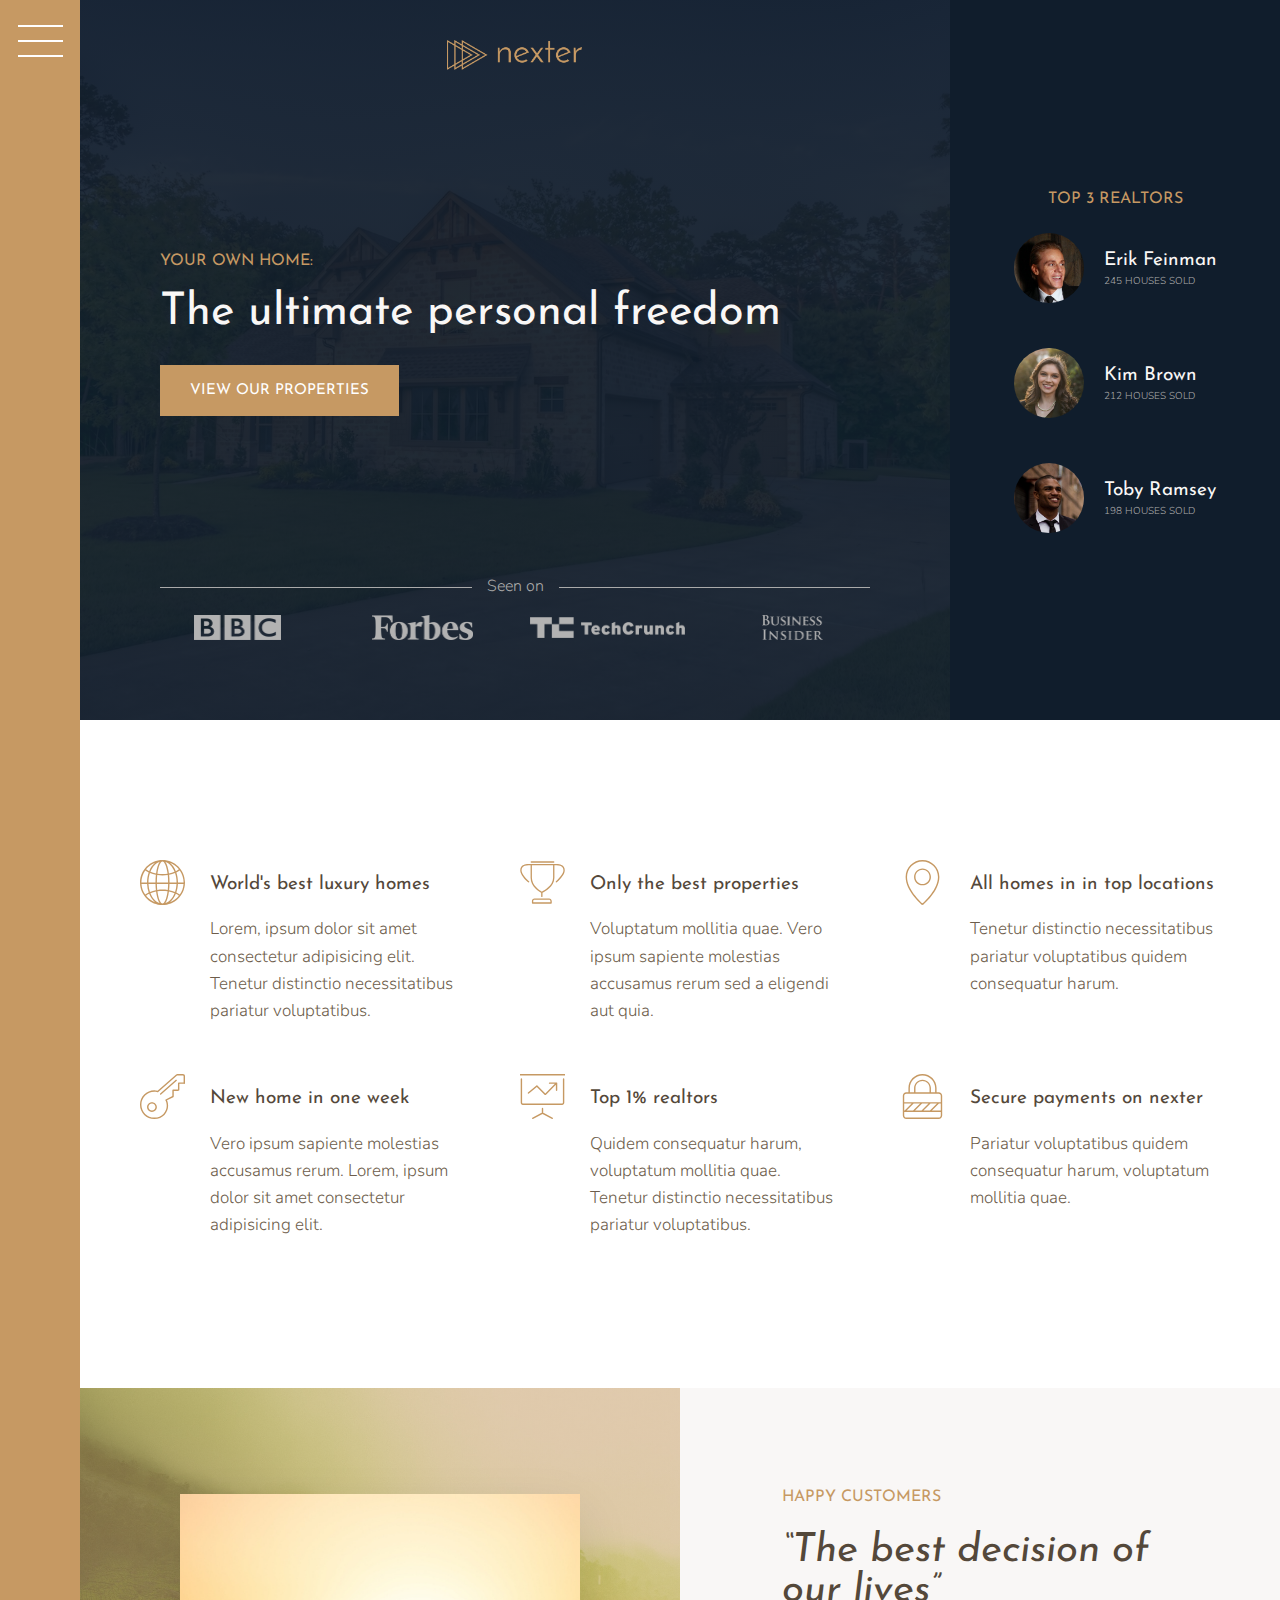
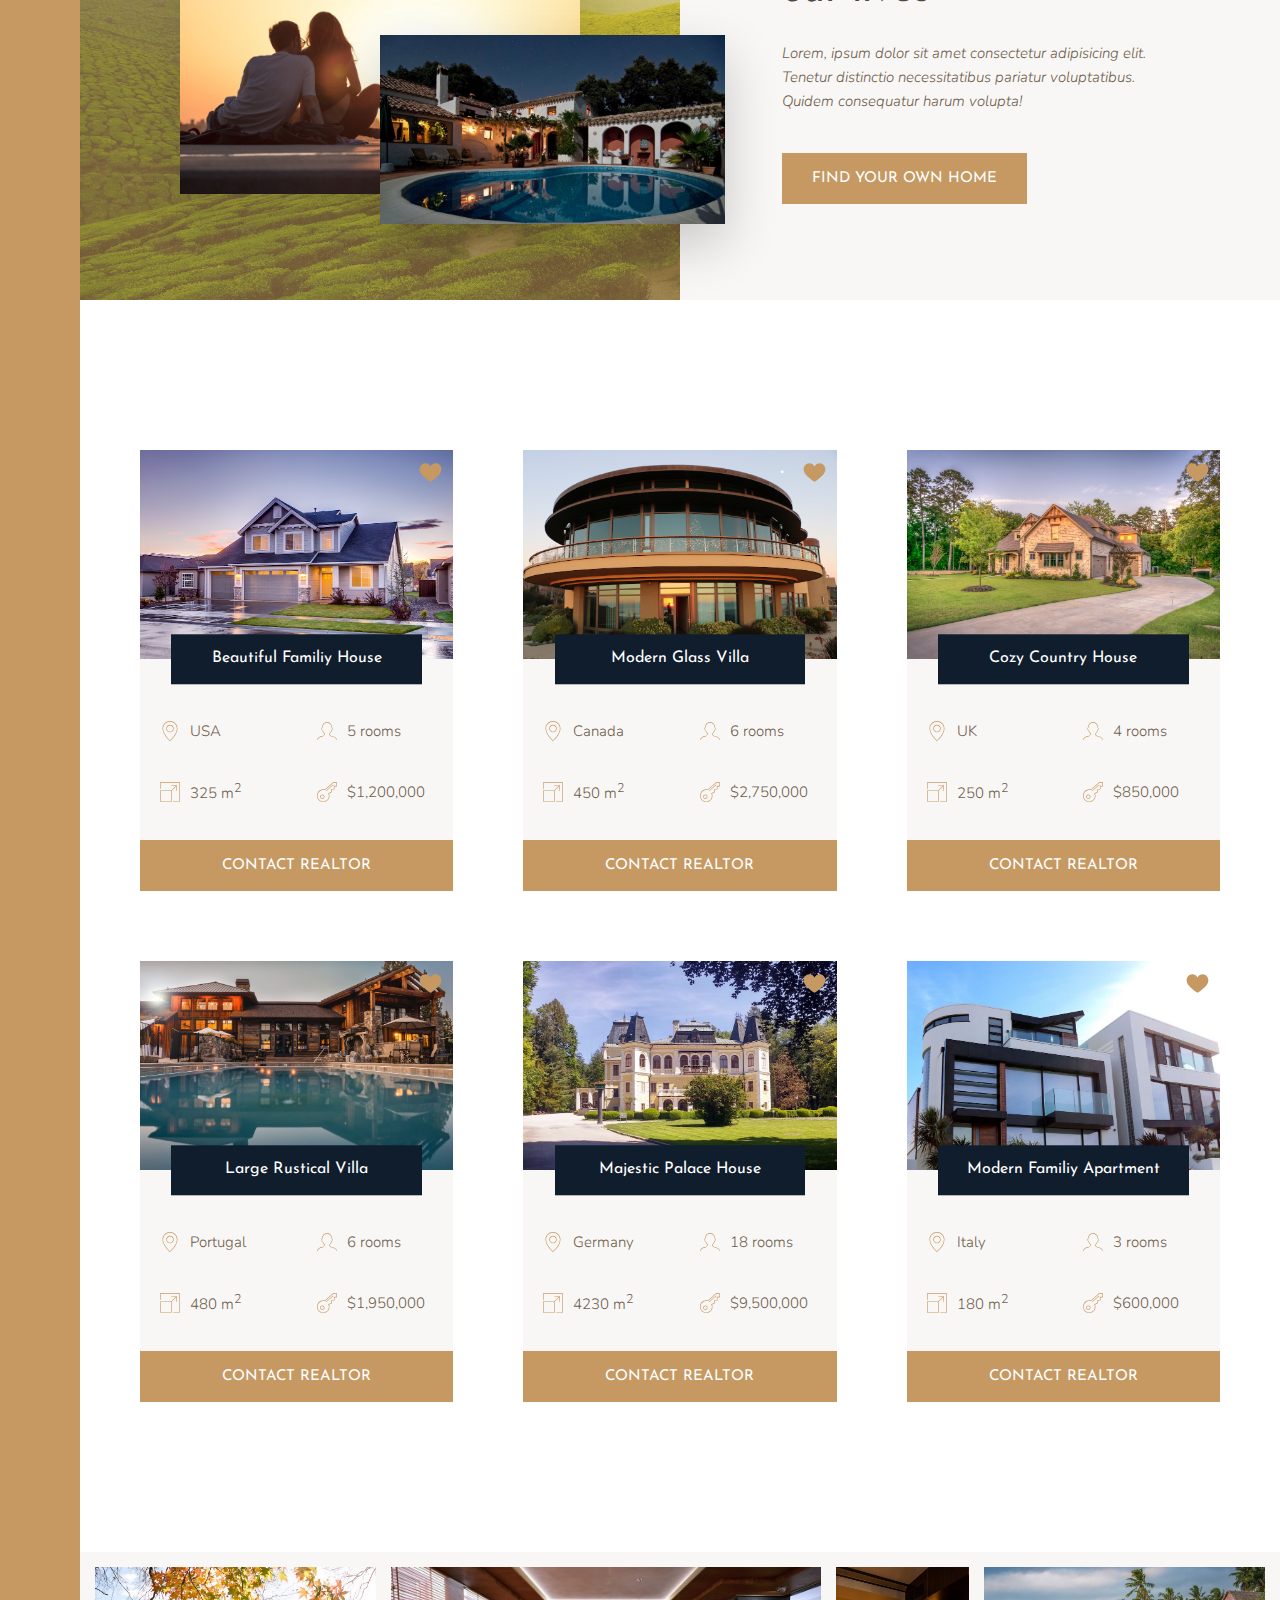
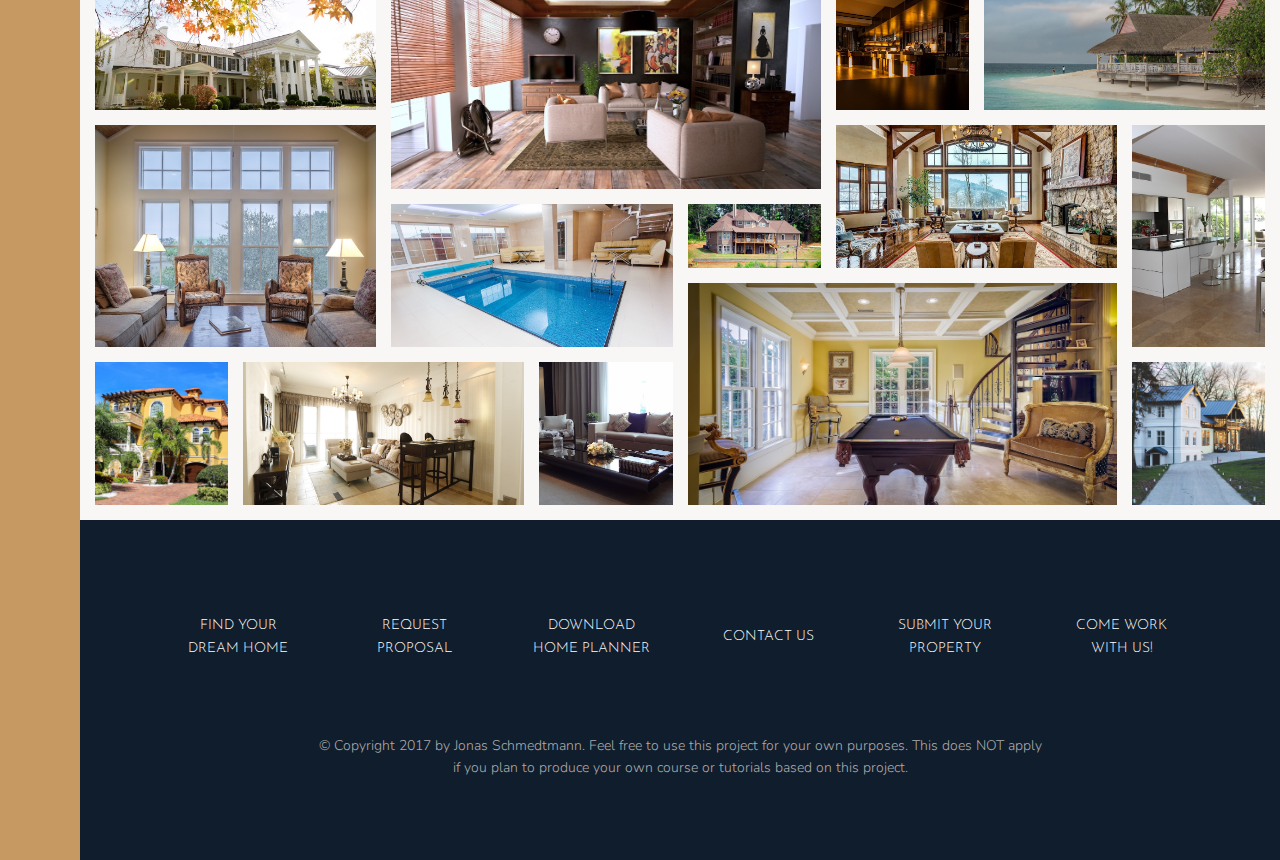
<file: Nexter Advance CSS/index.html>
<!DOCTYPE html>
<html lang="en">
    <head>
        <meta charset="UTF-8">
        <meta name="viewport" content="width=device-width, initial-scale=1.0">
        <meta http-equiv="X-UA-Compatible" content="ie=edge">
        
        <link href="https://fonts.googleapis.com/css?family=Josefin+Sans:300,400,400i|Nunito:300,300i" rel="stylesheet">
        <link rel="stylesheet" href="css/style.css">
        <link rel="shortcut icon" type="image/png" href="img/favicon.png">
        
        <title>nexter &mdash; your home, your freedom</title>
    </head>
    <body class="container">
        <div class="sidebar">
            <button class="nav-btn"></button>
        </div>

        <header class="header">
            <img src="img/logo.png" alt="Nexter logo" class="header__logo">
            <h3 class="heading-3">Your own home:</h3>
            <h1 class="heading-1">The ultimate personal freedom</h1>
            <button class="btn header__btn">View our properties</button>
            <div class="header__seenon-text">Seen on</div>
            <div class="header__seenon-logos">
                <img src="img/logo-bbc.png" alt="Seen on logo 1">
                <img src="img/logo-forbes.png" alt="Seen on logo 2">
                <img src="img/logo-techcrunch.png" alt="Seen on logo 3">
                <img src="img/logo-bi.png" alt="Seen on logo 4">
            </div>
        </header>

        <div class="realtors">
            <h3 class="heading-3">Top 3 Realtors</h3>
            <div class="realtors__list">
                <img src="img/realtor-1.jpeg" alt="Realtor 1" class="realtors__img">
                <div class="realtors__details">
                    <h4 class="heading-4 heading-4--light">Erik Feinman</h4>
                    <p class="realtors__sold">245 houses sold</p>
                </div>

                <img src="img/realtor-2.jpeg" alt="Realtor 2" class="realtors__img">
                <div class="realtors__details">
                    <h4 class="heading-4 heading-4--light">Kim Brown</h4>
                    <p class="realtors__sold">212 houses sold</p>
                </div>

                <img src="img/realtor-3.jpeg" alt="Realtor 3" class="realtors__img">
                <div class="realtors__details">
                    <h4 class="heading-4 heading-4--light">Toby Ramsey</h4>
                    <p class="realtors__sold">198 houses sold</p>
                </div>
            </div>
        </div>

        <section class="features">
            <div class="feature">
                <svg class="feature__icon">
                    <use xlink:href="img/sprite.svg#icon-global"></use>
                </svg>
                <h4 class="heading-4 heading-4--dark">World's best luxury homes</h4>
                <p class="feature__text">Lorem, ipsum dolor sit amet consectetur adipisicing elit. Tenetur distinctio necessitatibus pariatur voluptatibus.</p>
            </div>

            <div class="feature">
                <svg class="feature__icon">
                    <use xlink:href="img/sprite.svg#icon-trophy"></use>
                </svg>
                <h4 class="heading-4 heading-4--dark">Only the best properties</h4>
                <p class="feature__text">Voluptatum mollitia quae. Vero ipsum sapiente molestias accusamus rerum sed a eligendi aut quia.</p>
            </div>

            <div class="feature">
                <svg class="feature__icon">
                    <use xlink:href="img/sprite.svg#icon-map-pin"></use>
                </svg>
                <h4 class="heading-4 heading-4--dark">All homes in in top locations</h4>
                <p class="feature__text">Tenetur distinctio necessitatibus pariatur voluptatibus quidem consequatur harum.</p>
            </div>

            <div class="feature">
                <svg class="feature__icon">
                    <use xlink:href="img/sprite.svg#icon-key"></use>
                </svg>
                <h4 class="heading-4 heading-4--dark">New home in one week</h4>
                <p class="feature__text">Vero ipsum sapiente molestias accusamus rerum. Lorem, ipsum dolor sit amet consectetur adipisicing elit.</p>
            </div>

            <div class="feature">
                <svg class="feature__icon">
                    <use xlink:href="img/sprite.svg#icon-presentation"></use>
                </svg>
                <h4 class="heading-4 heading-4--dark">Top 1% realtors</h4>
                <p class="feature__text">Quidem consequatur harum, voluptatum mollitia quae. Tenetur distinctio necessitatibus pariatur voluptatibus.</p>
            </div>

            <div class="feature">
                <svg class="feature__icon">
                    <use xlink:href="img/sprite.svg#icon-lock"></use>
                </svg>
                <h4 class="heading-4 heading-4--dark">Secure payments on nexter</h4>
                <p class="feature__text">Pariatur voluptatibus quidem consequatur harum, voluptatum mollitia quae.</p>
            </div>
        </section>

        <div class="story__pictures">
            <img src="img/story-1.jpeg" alt="Couple with new house" class="story__img--1">
            <img src="img/story-2.jpeg" alt="New house" class="story__img--2">
        </div>

        <div class="story__content">
            <h3 class="heading-3 mb-sm">Happy Customers</h3>
            <h2 class="heading-2 heading-2--dark mb-md">&ldquo;The best decision of our lives&rdquo;</h2>
            <p class="story__text">
                Lorem, ipsum dolor sit amet consectetur adipisicing elit. Tenetur distinctio necessitatibus pariatur voluptatibus. Quidem consequatur harum volupta!
            </p>
            <button class="btn">Find your own home</button>
        </div>

        <section class="homes">
            <div class="home">
                <img src="img/house-1.jpeg" alt="House 1" class="home__img">
                <svg class="home__like">
                    <use xlink:href="img/sprite.svg#icon-heart-full"></use>
                </svg>
                <h5 class="home__name">Beautiful Familiy House</h5>
                <div class="home__location">
                    <svg>
                        <use xlink:href="img/sprite.svg#icon-map-pin"></use>
                    </svg>
                    <p>USA</p>
                </div>
                <div class="home__rooms">
                    <svg>
                        <use xlink:href="img/sprite.svg#icon-profile-male"></use>
                    </svg>
                    <p>5 rooms</p>
                </div>
                <div class="home__area">
                    <svg>
                        <use xlink:href="img/sprite.svg#icon-expand"></use>
                    </svg>
                    <p>325 m<sup>2</sup></p>
                </div>
                <div class="home__price">
                    <svg>
                        <use xlink:href="img/sprite.svg#icon-key"></use>
                    </svg>
                    <p>$1,200,000</p>
                </div>
                <button class="btn home__btn">Contact realtor</button>
            </div>

            
            <div class="home">
                <img src="img/house-2.jpeg" alt="House 2" class="home__img">
                <svg class="home__like">
                    <use xlink:href="img/sprite.svg#icon-heart-full"></use>
                </svg>
                <h5 class="home__name">Modern Glass Villa</h5>
                <div class="home__location">
                    <svg>
                        <use xlink:href="img/sprite.svg#icon-map-pin"></use>
                    </svg>
                    <p>Canada</p>
                </div>
                <div class="home__rooms">
                    <svg>
                        <use xlink:href="img/sprite.svg#icon-profile-male"></use>
                    </svg>
                    <p>6 rooms</p>
                </div>
                <div class="home__area">
                    <svg>
                        <use xlink:href="img/sprite.svg#icon-expand"></use>
                    </svg>
                    <p>450 m<sup>2</sup></p>
                </div>
                <div class="home__price">
                    <svg>
                        <use xlink:href="img/sprite.svg#icon-key"></use>
                    </svg>
                    <p>$2,750,000</p>
                </div>
                <button class="btn home__btn">Contact realtor</button>
            </div>

            <div class="home">
                <img src="img/house-3.jpeg" alt="House 3" class="home__img">
                <svg class="home__like">
                    <use xlink:href="img/sprite.svg#icon-heart-full"></use>
                </svg>
                <h5 class="home__name">Cozy Country House</h5>
                <div class="home__location">
                    <svg>
                        <use xlink:href="img/sprite.svg#icon-map-pin"></use>
                    </svg>
                    <p>UK</p>
                </div>
                <div class="home__rooms">
                    <svg>
                        <use xlink:href="img/sprite.svg#icon-profile-male"></use>
                    </svg>
                    <p>4 rooms</p>
                </div>
                <div class="home__area">
                    <svg>
                        <use xlink:href="img/sprite.svg#icon-expand"></use>
                    </svg>
                    <p>250 m<sup>2</sup></p>
                </div>
                <div class="home__price">
                    <svg>
                        <use xlink:href="img/sprite.svg#icon-key"></use>
                    </svg>
                    <p>$850,000</p>
                </div>
                <button class="btn home__btn">Contact realtor</button>
            </div>

            <div class="home">
                <img src="img/house-4.jpeg" alt="House 4" class="home__img">
                <svg class="home__like">
                    <use xlink:href="img/sprite.svg#icon-heart-full"></use>
                </svg>
                <h5 class="home__name">Large Rustical Villa</h5>
                <div class="home__location">
                    <svg>
                        <use xlink:href="img/sprite.svg#icon-map-pin"></use>
                    </svg>
                    <p>Portugal</p>
                </div>
                <div class="home__rooms">
                    <svg>
                        <use xlink:href="img/sprite.svg#icon-profile-male"></use>
                    </svg>
                    <p>6 rooms</p>
                </div>
                <div class="home__area">
                    <svg>
                        <use xlink:href="img/sprite.svg#icon-expand"></use>
                    </svg>
                    <p>480 m<sup>2</sup></p>
                </div>
                <div class="home__price">
                    <svg>
                        <use xlink:href="img/sprite.svg#icon-key"></use>
                    </svg>
                    <p>$1,950,000</p>
                </div>
                <button class="btn home__btn">Contact realtor</button>
            </div>

            <div class="home">
                <img src="img/house-5.jpeg" alt="House 5" class="home__img">
                <svg class="home__like">
                    <use xlink:href="img/sprite.svg#icon-heart-full"></use>
                </svg>
                <h5 class="home__name">Majestic Palace House</h5>
                <div class="home__location">
                    <svg>
                        <use xlink:href="img/sprite.svg#icon-map-pin"></use>
                    </svg>
                    <p>Germany</p>
                </div>
                <div class="home__rooms">
                    <svg>
                        <use xlink:href="img/sprite.svg#icon-profile-male"></use>
                    </svg>
                    <p>18 rooms</p>
                </div>
                <div class="home__area">
                    <svg>
                        <use xlink:href="img/sprite.svg#icon-expand"></use>
                    </svg>
                    <p>4230 m<sup>2</sup></p>
                </div>
                <div class="home__price">
                    <svg>
                        <use xlink:href="img/sprite.svg#icon-key"></use>
                    </svg>
                    <p>$9,500,000</p>
                </div>
                <button class="btn home__btn">Contact realtor</button>
            </div>

            <div class="home">
                <img src="img/house-6.jpeg" alt="House 6" class="home__img">
                <svg class="home__like">
                    <use xlink:href="img/sprite.svg#icon-heart-full"></use>
                </svg>
                <h5 class="home__name">Modern Familiy Apartment</h5>
                <div class="home__location">
                    <svg>
                        <use xlink:href="img/sprite.svg#icon-map-pin"></use>
                    </svg>
                    <p>Italy</p>
                </div>
                <div class="home__rooms">
                    <svg>
                        <use xlink:href="img/sprite.svg#icon-profile-male"></use>
                    </svg>
                    <p>3 rooms</p>
                </div>
                <div class="home__area">
                    <svg>
                        <use xlink:href="img/sprite.svg#icon-expand"></use>
                    </svg>
                    <p>180 m<sup>2</sup></p>
                </div>
                <div class="home__price">
                    <svg>
                        <use xlink:href="img/sprite.svg#icon-key"></use>
                    </svg>
                    <p>$600,000</p>
                </div>
                <button class="btn home__btn">Contact realtor</button>
            </div>
        </section>


        <section class="gallery">
            <figure class="gallery__item gallery__item--1"><img src="img/gal-1.jpeg" alt="Gallery image 1" class="gallery__img"></figure>
            <figure class="gallery__item gallery__item--2"><img src="img/gal-2.jpeg" alt="Gallery image 2" class="gallery__img"></figure>
            <figure class="gallery__item gallery__item--3"><img src="img/gal-3.jpeg" alt="Gallery image 3" class="gallery__img"></figure>
            <figure class="gallery__item gallery__item--4"><img src="img/gal-4.jpeg" alt="Gallery image 4" class="gallery__img"></figure>
            <figure class="gallery__item gallery__item--5"><img src="img/gal-5.jpeg" alt="Gallery image 5" class="gallery__img"></figure>
            <figure class="gallery__item gallery__item--6"><img src="img/gal-6.jpeg" alt="Gallery image 6" class="gallery__img"></figure>
            <figure class="gallery__item gallery__item--7"><img src="img/gal-7.jpeg" alt="Gallery image 7" class="gallery__img"></figure>
            <figure class="gallery__item gallery__item--8"><img src="img/gal-8.jpeg" alt="Gallery image 8" class="gallery__img"></figure>
            <figure class="gallery__item gallery__item--9"><img src="img/gal-9.jpeg" alt="Gallery image 9" class="gallery__img"></figure>
            <figure class="gallery__item gallery__item--10"><img src="img/gal-10.jpeg" alt="Gallery image 10" class="gallery__img"></figure>
            <figure class="gallery__item gallery__item--11"><img src="img/gal-11.jpeg" alt="Gallery image 11" class="gallery__img"></figure>
            <figure class="gallery__item gallery__item--12"><img src="img/gal-12.jpeg" alt="Gallery image 12" class="gallery__img"></figure>
            <figure class="gallery__item gallery__item--13"><img src="img/gal-13.jpeg" alt="Gallery image 13" class="gallery__img"></figure>
            <figure class="gallery__item gallery__item--14"><img src="img/gal-14.jpeg" alt="Gallery image 14" class="gallery__img"></figure>


        </section>

        <footer class="footer">
            <ul class="nav">
                    <li class="nav__item"><a href="#" class="nav__link">Find your dream home</a></li>
                    <li class="nav__item"><a href="#" class="nav__link">Request proposal</a></li>
                    <li class="nav__item"><a href="#" class="nav__link">Download home planner</a></li>
                    <li class="nav__item"><a href="#" class="nav__link">Contact us</a></li>
                    <li class="nav__item"><a href="#" class="nav__link">Submit your property</a></li>
                    <li class="nav__item"><a href="#" class="nav__link">Come work with us!</a></li>
            </ul>
            <p class="copyright">
                &copy; Copyright 2017 by Jonas Schmedtmann. Feel free to use this project for your own purposes. This does NOT apply if you plan to produce your own course or tutorials based on this project.
            </p>
        </footer>
    </body>
</html>
</file>
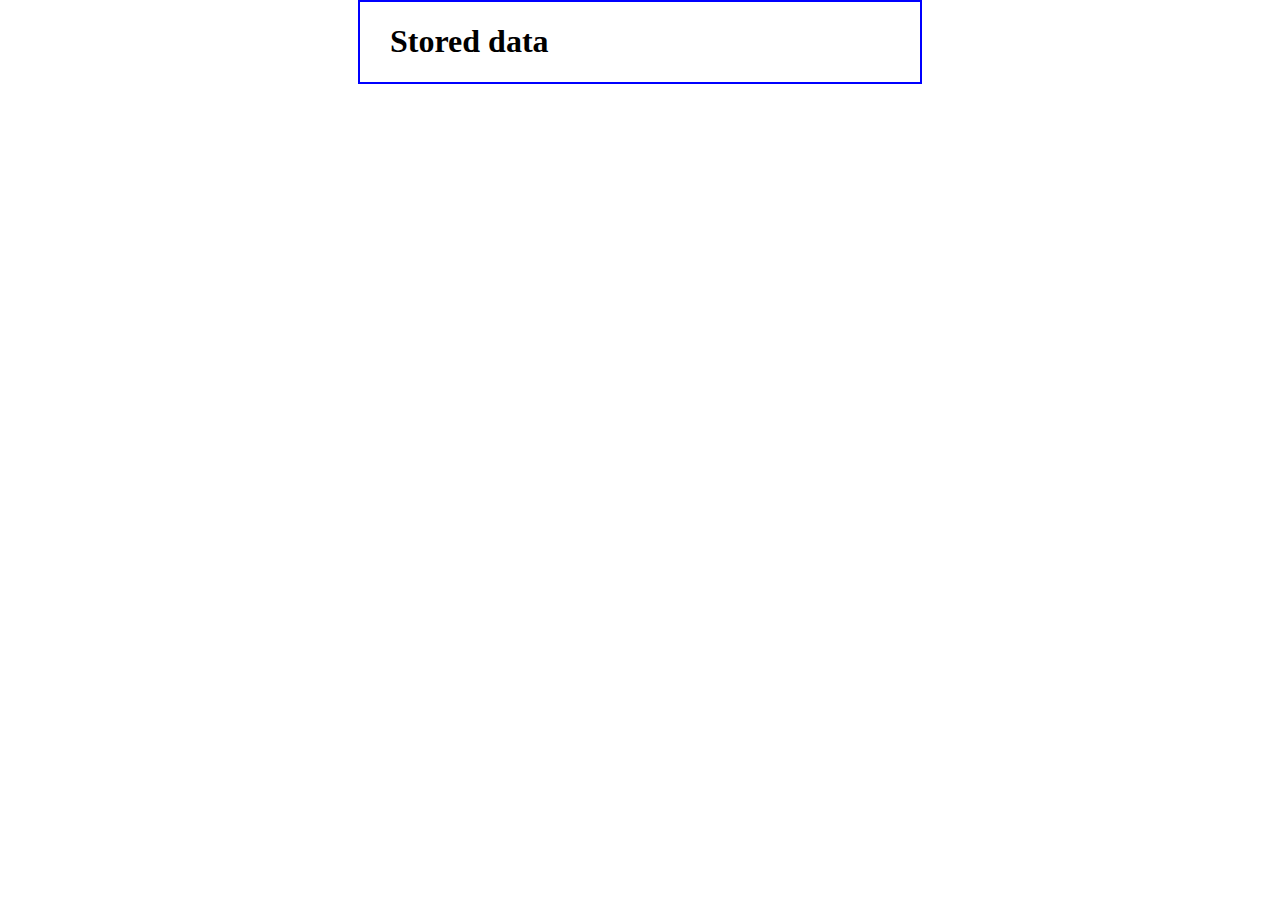
<file: aum computer department website using html, css, javascript, jquery/survey_data.html>
<!DOCTYPE html>
<html>
<head>
<title>Stored data</title>
<style>
    body {
    	width: 500px;
    	margin: 0 auto;
    	padding: 0 30px;
    	border: 2px solid blue;
    }
    dt {
        font-weight: bold;
    }
</style>
<script type="text/javascript">
//<![CDATA[
var decode = function ( text ) {
    text = text.replace(/\+/g, " ");
    text = text.replace(/%[0-9]+([\.][0-9]{0,2})?/g, 
        function ( text ) {
            return String.fromCharCode( "0x" + text.substr(1,2));
        }
    );
    return text;
}
    
var display_data = function () {
    var query = location.search.replace("?", "");
    if ( query == "" ) return;
    
    var fields = query.split("&");
    
    if ( fields.length == 0 ) {
        document.write("<p>No data was submitted.</p>");
    } else {
        document.write("<dl>");
        var field_parts;
        for ( var i in fields ) {
            field_parts = fields[i].split("=");
            field_parts[0] = decode( field_parts[0] );
            field_parts[1] = decode( field_parts[1] );
            document.write("<dt>" + field_parts[0] + "</dt>");
            document.write("<dd>" + field_parts[1] + "</dd>");
        }
        document.write("</dl>");
    }
}
//]]>
</script>
</head>

<body>
    <h1>Stored data</h1>
    <script>display_data();</script>
</body>
</html>
</file>
<file: Nexter Advance CSS/css/style.css>
*,
*::before,
*::after {
  margin: 0;
  padding: 0;
  box-sizing: inherit; }

html {
  box-sizing: border-box;
  font-size: 62.5%; }
  @media only screen and (max-width: 75em) {
    html {
      font-size: 50%; } }

body {
  font-family: "Nunito", sans-serif;
  color: #6D5D4B;
  font-weight: 300;
  line-height: 1.6; }

.container {
  display: grid;
  grid-template-rows: 80vh min-content 40vw repeat(3, min-content);
  grid-template-columns: [sidebar-start] 8rem [sidebar-end full-start] minmax(6rem, 1fr) [center-start] repeat(8, [col-start] minmax(min-content, 14rem) [col-end]) [center-end] minmax(6rem, 1fr) [full-end]; }
  @media only screen and (max-width: 62.5em) {
    .container {
      grid-template-rows: 6rem 80vh min-content 40vw repeat(3, min-content);
      grid-template-columns: [full-start] minmax(6rem, 1fr) [center-start] repeat(8, [col-start] minmax(min-content, 14rem) [col-end]) [center-end] minmax(6rem, 1fr) [full-end]; } }
  @media only screen and (max-width: 50em) {
    .container {
      grid-template-rows: 6rem calc(100vh - 6rem); } }

.heading-1, .heading-2, .heading-3, .heading-4 {
  font-family: "Josefin Sans", sans-serif;
  font-weight: 400; }

.heading-1 {
  font-size: 4.5rem;
  color: #f9f7f6;
  line-height: 1; }

.heading-2 {
  font-size: 4rem;
  font-style: italic;
  line-height: 1; }
  .heading-2--light {
    color: #f9f7f6; }
  .heading-2--dark {
    color: #54483A; }

.heading-3 {
  font-size: 1.6rem;
  color: #c69963;
  text-transform: uppercase; }

.heading-4 {
  font-size: 1.9rem; }
  .heading-4--light {
    color: #f9f7f6; }
  .heading-4--dark {
    color: #54483A; }

.btn {
  background-color: #c69963;
  color: #fff;
  border: none;
  border-radius: 0;
  font-family: "Josefin Sans", sans-serif;
  font-size: 1.5rem;
  text-transform: uppercase;
  padding: 1.8rem 3rem;
  cursor: pointer;
  transition: all .2s; }
  .btn:hover {
    background-color: #B28451; }

.mb-sm {
  margin-bottom: 2rem; }

.mb-md {
  margin-bottom: 3rem; }

.mb-lg {
  margin-bottom: 4rem; }

.mb-hg {
  margin-bottom: 8rem; }

.sidebar {
  background-color: #c69963;
  grid-column: sidebar-start / sidebar-end;
  grid-row: 1 / -1;
  display: flex;
  justify-content: center; }
  @media only screen and (max-width: 62.5em) {
    .sidebar {
      grid-column: 1 / -1;
      grid-row: 1 / 2;
      justify-content: flex-end;
      align-items: center; } }

.nav-btn {
  border: none;
  border-radius: 0;
  background-color: #fff;
  height: 2px;
  width: 4.5rem;
  margin-top: 4rem; }
  .nav-btn::before, .nav-btn::after {
    background-color: #fff;
    height: 2px;
    width: 4.5rem;
    content: "";
    display: block; }
  .nav-btn::before {
    transform: translateY(-1.5rem); }
  .nav-btn::after {
    transform: translateY(1.3rem); }
  @media only screen and (max-width: 62.5em) {
    .nav-btn {
      margin-top: 0;
      margin-right: 3rem; }
      .nav-btn::before {
        transform: translateY(-1.2rem); }
      .nav-btn::after {
        transform: translateY(1rem); } }

.header {
  background-color: #54483A;
  grid-column: full-start / col-end 6;
  background-image: linear-gradient(rgba(16, 29, 44, 0.93), rgba(16, 29, 44, 0.93)), url(../img/hero.jpeg);
  background-size: cover;
  background-position: center;
  padding: 8rem;
  padding-top: 4rem;
  display: grid;
  grid-template-rows: 1fr min-content minmax(6rem, min-content) 1fr;
  grid-template-columns: minmax(min-content, max-content);
  grid-row-gap: 1.5rem;
  justify-content: center; }
  @media only screen and (max-width: 50em) {
    .header {
      grid-column: 1 / -1; } }
  @media only screen and (max-width: 37.5em) {
    .header {
      padding: 5rem; } }
  .header__logo {
    height: 3rem;
    justify-self: center; }
  .header__btn {
    align-self: start;
    justify-self: start; }
  .header__seenon-text {
    display: grid;
    grid-template-columns: 1fr max-content 1fr;
    grid-column-gap: 1.5rem;
    align-items: center;
    font-size: 1.6rem;
    color: #aaa; }
    .header__seenon-text::before, .header__seenon-text::after {
      content: "";
      height: 1px;
      display: block;
      background-color: currentColor; }
  .header__seenon-logos {
    display: grid;
    grid-template-columns: repeat(4, 1fr);
    grid-column-gap: 3rem;
    justify-items: center;
    align-items: center; }
    .header__seenon-logos img {
      max-height: 2.5rem;
      max-width: 100%;
      filter: brightness(70%); }

.realtors {
  background-color: #101d2c;
  grid-column: col-start 7 / full-end;
  padding: 3rem;
  display: grid;
  align-content: center;
  justify-content: center;
  justify-items: center;
  grid-row-gap: 2rem; }
  @media only screen and (max-width: 50em) {
    .realtors {
      grid-column: 1 / -1; } }
  .realtors__list {
    display: grid;
    grid-template-columns: min-content max-content;
    grid-column-gap: 2rem;
    grid-row-gap: 5vh;
    align-items: center; }
    @media only screen and (max-width: 50em) {
      .realtors__list {
        grid-template-columns: repeat(3, min-content max-content); } }
    @media only screen and (max-width: 37.5em) {
      .realtors__list {
        grid-template-columns: min-content max-content; } }
  .realtors__img {
    width: 7rem;
    border-radius: 50%;
    display: block; }
  .realtors__sold {
    text-transform: uppercase;
    color: #aaa;
    margin-top: -3px; }

.features {
  grid-column: center-start / center-end;
  margin: 15rem 0; }
  @supports (display: grid) {
    .features {
      display: grid;
      grid-template-columns: repeat(auto-fit, minmax(25rem, 1fr));
      grid-gap: 6rem;
      align-items: start; } }

.feature {
  float: left;
  width: 33.3333%;
  margin-bottom: 6rem;
  display: grid;
  grid-template-columns: min-content 1fr;
  grid-row-gap: 1.5rem;
  grid-column-gap: 2.5rem; }
  @supports (display: grid) {
    .feature {
      width: auto;
      margin-bottom: 0; } }
  .feature__icon {
    fill: #c69963;
    width: 4.5rem;
    height: 4.5rem;
    grid-row: 1 / span 2;
    transform: translateY(-1rem); }
  .feature__text {
    font-size: 1.7rem; }

.story__pictures {
  background-color: #c69963;
  grid-column: full-start / col-end 4;
  background-image: linear-gradient(rgba(198, 153, 99, 0.5), rgba(198, 153, 99, 0.5)), url(../img/back.jpg);
  background-size: cover;
  display: grid;
  grid-template-rows: repeat(6, 1fr);
  grid-template-columns: repeat(6, 1fr);
  align-items: center; }
  @media only screen and (max-width: 50em) {
    .story__pictures {
      grid-column: 1 / -1;
      padding: 6rem; } }

.story__img--1 {
  width: 100%;
  grid-row: 2 / 6;
  grid-column: 2 / 6;
  box-shadow: 0 2rem 5rem rgba(0, 0, 0, 0.1); }
  @media only screen and (max-width: 50em) {
    .story__img--1 {
      grid-column: 1 / 5;
      grid-row: 1 / -1; } }

.story__img--2 {
  width: 115%;
  grid-row: 4 / 6;
  grid-column: 4 / 7;
  z-index: 20;
  box-shadow: 0 2rem 5rem rgba(0, 0, 0, 0.2); }
  @media only screen and (max-width: 50em) {
    .story__img--2 {
      grid-row: 1 / -1;
      width: 100%; } }

.story__content {
  background-color: #f9f7f6;
  grid-column: col-start 5 / full-end;
  padding: 6rem 8vw;
  /*
        display: flex;
        flex-direction: column;
        justify-content: center;
        align-items: flex-start;
        */
  display: grid;
  align-content: center;
  justify-items: start; }
  @media only screen and (max-width: 50em) {
    .story__content {
      grid-column: 1 / -1;
      grid-row: 5 / 6; } }

.story__text {
  font-size: 1.5rem;
  font-style: italic;
  margin-bottom: 4rem; }

.homes {
  grid-column: center-start / center-end;
  margin: 15rem 0;
  display: grid;
  grid-template-columns: repeat(auto-fit, minmax(25rem, 1fr));
  grid-gap: 7rem; }

.home {
  background-color: #f9f7f6;
  display: grid;
  grid-template-columns: repeat(2, 1fr);
  grid-row-gap: 3.5rem; }
  .home__img {
    width: 100%;
    grid-row: 1 / 2;
    grid-column: 1 / -1;
    z-index: 1; }
  .home__like {
    grid-row: 1 / 2;
    grid-column: 2 / 3;
    fill: #c69963;
    height: 2.5rem;
    width: 2.5rem;
    z-index: 2;
    justify-self: end;
    margin: 1rem; }
  .home__name {
    grid-row: 1 / 2;
    grid-column: 1 / -1;
    justify-self: center;
    align-self: end;
    z-index: 3;
    width: 80%;
    font-family: "Josefin Sans", sans-serif;
    font-size: 1.6rem;
    text-align: center;
    padding: 1.25rem;
    background-color: #101d2c;
    color: #fff;
    font-weight: 400;
    transform: translateY(50%); }
  .home__location, .home__rooms {
    margin-top: 2.5rem; }
  .home__location, .home__rooms, .home__area, .home__price {
    font-size: 1.5rem;
    margin-left: 2rem;
    display: flex;
    align-items: center; }
    .home__location svg, .home__rooms svg, .home__area svg, .home__price svg {
      fill: #c69963;
      height: 2rem;
      width: 2rem;
      margin-right: 1rem; }
  .home__btn {
    grid-column: 1 / -1; }

.gallery {
  background-color: #f9f7f6;
  grid-column: full-start / full-end;
  display: grid;
  /*grid-template-columns: repeat(8, 1fr);
    grid-template-rows: repeat(7, 5vw);*/
  grid-template: repeat(7, 5vw)/repeat(8, 1fr);
  grid-gap: 1.5rem;
  padding: 1.5rem; }
  .gallery__item--1 {
    grid-row: 1 / span 2;
    grid-column: 1 / span 2; }
  .gallery__item--2 {
    grid-row: 1 / span 3;
    grid-column: 3 / span 3; }
  .gallery__item--3 {
    grid-row: 1 / span 2;
    grid-column: 6 / 7; }
  .gallery__item--4 {
    grid-row: 1 / span 2;
    grid-column: 7 / -1; }
  .gallery__item--5 {
    grid-row: 3 / span 3;
    grid-column: 1 / span 2; }
  .gallery__item--6 {
    grid-row: 4 / span 2;
    grid-column: 3 / span 2; }
  .gallery__item--7 {
    grid-row: 4 / 5;
    grid-column: 5 / 6; }
  .gallery__item--8 {
    grid-row: 3 / span 2;
    grid-column: 6 / span 2; }
  .gallery__item--9 {
    grid-row: 3 / span 3;
    grid-column: 8 / -1; }
  .gallery__item--10 {
    grid-row: 6 / span 2;
    grid-column: 1 / 2; }
  .gallery__item--11 {
    grid-row: 6 / span 2;
    grid-column: 2 / span 2; }
  .gallery__item--12 {
    grid-row: 6 / span 2;
    grid-column: 4 / 5; }
  .gallery__item--13 {
    grid-row: 5 / span 3;
    grid-column: 5 / span 3; }
  .gallery__item--14 {
    grid-row: 6 / span 2;
    grid-column: 8 / -1; }
  .gallery__img {
    width: 100%;
    height: 100%;
    object-fit: cover;
    display: block; }

.footer {
  background-color: #101d2c;
  grid-column: full-start / full-end;
  padding: 8rem; }

.nav {
  list-style: none;
  display: grid;
  grid-template-columns: repeat(auto-fit, minmax(15rem, 1fr));
  grid-gap: 2rem;
  align-items: center; }
  .nav__link:link, .nav__link:visited {
    font-size: 1.4rem;
    color: #fff;
    text-decoration: none;
    font-family: "Josefin Sans", sans-serif;
    text-transform: uppercase;
    text-align: center;
    padding: 1.5rem;
    display: block;
    transition: all .2s; }
  .nav__link:hover, .nav__link:active {
    background-color: rgba(255, 255, 255, 0.05);
    transform: translateY(-3px); }

.copyright {
  font-size: 1.4rem;
  color: #aaa;
  margin-top: 6rem;
  margin-right: auto;
  margin-left: auto;
  text-align: center;
  width: 70%; }
</file>
